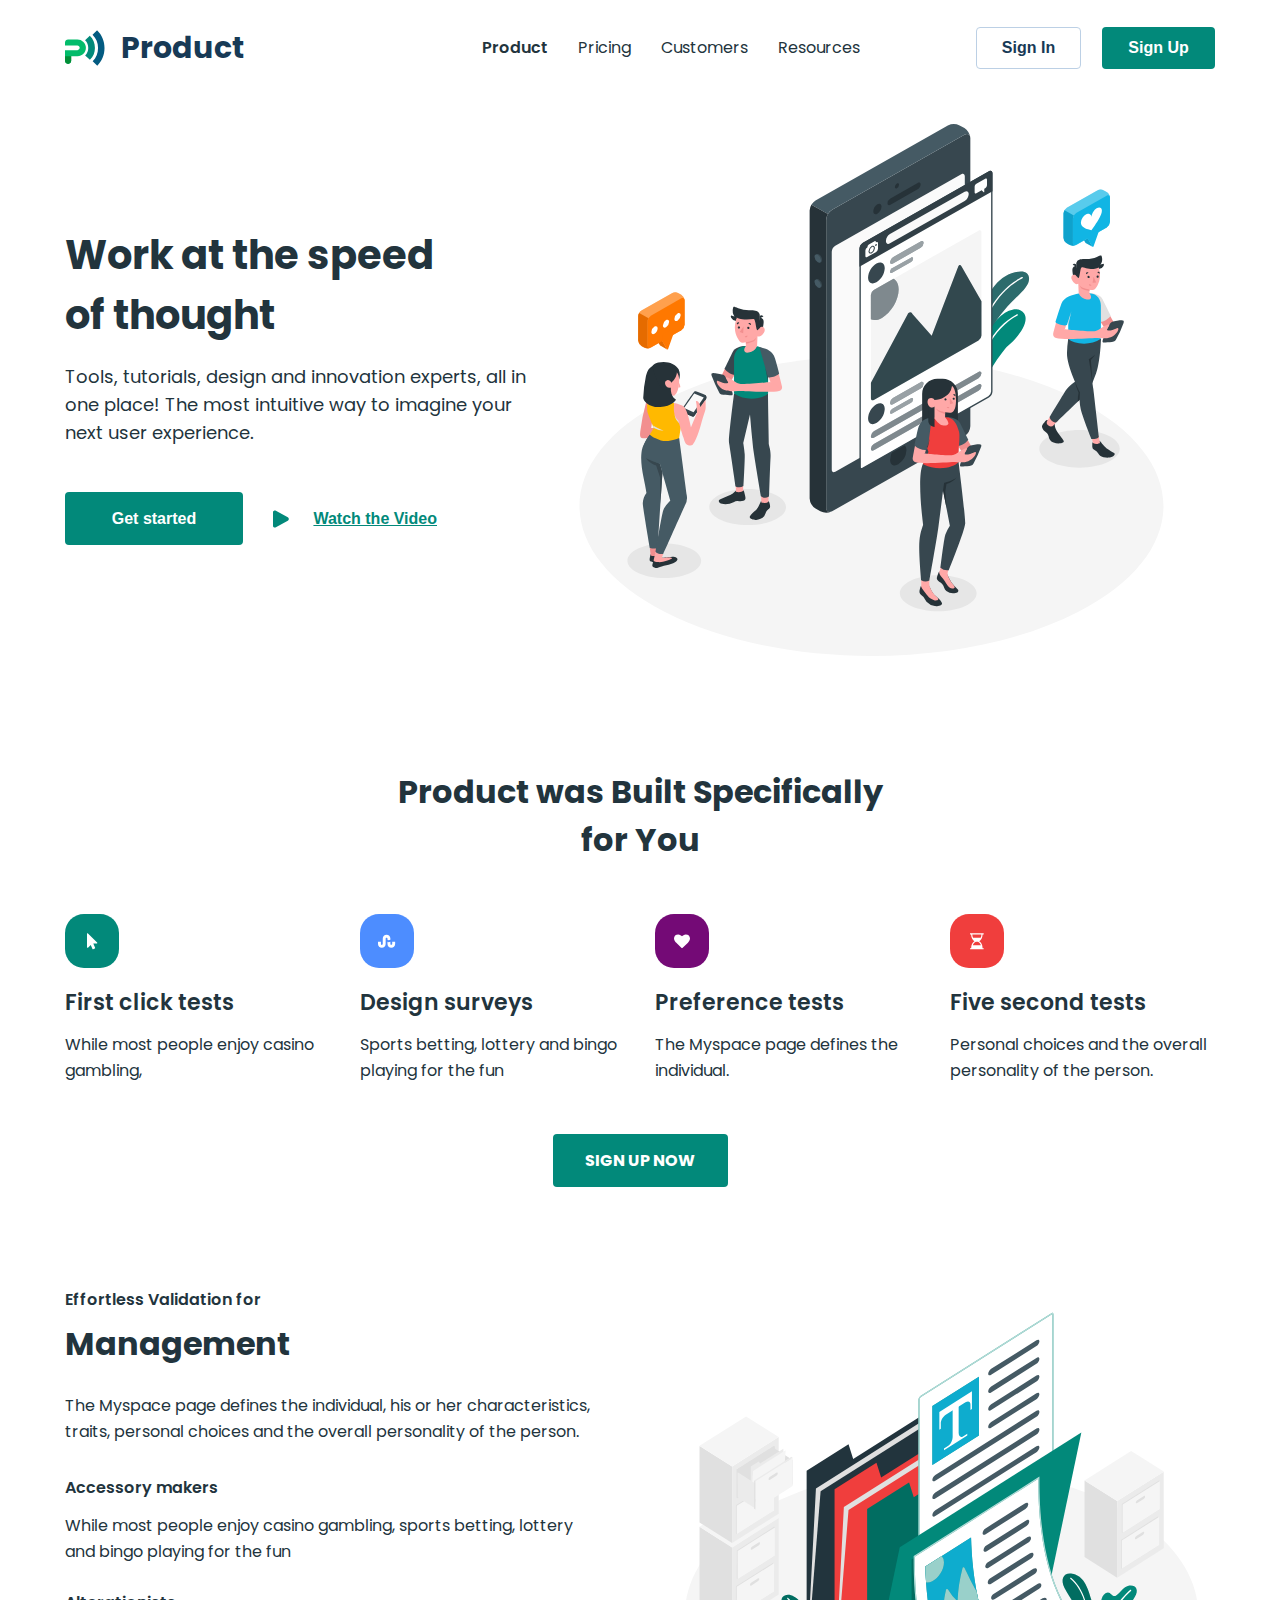
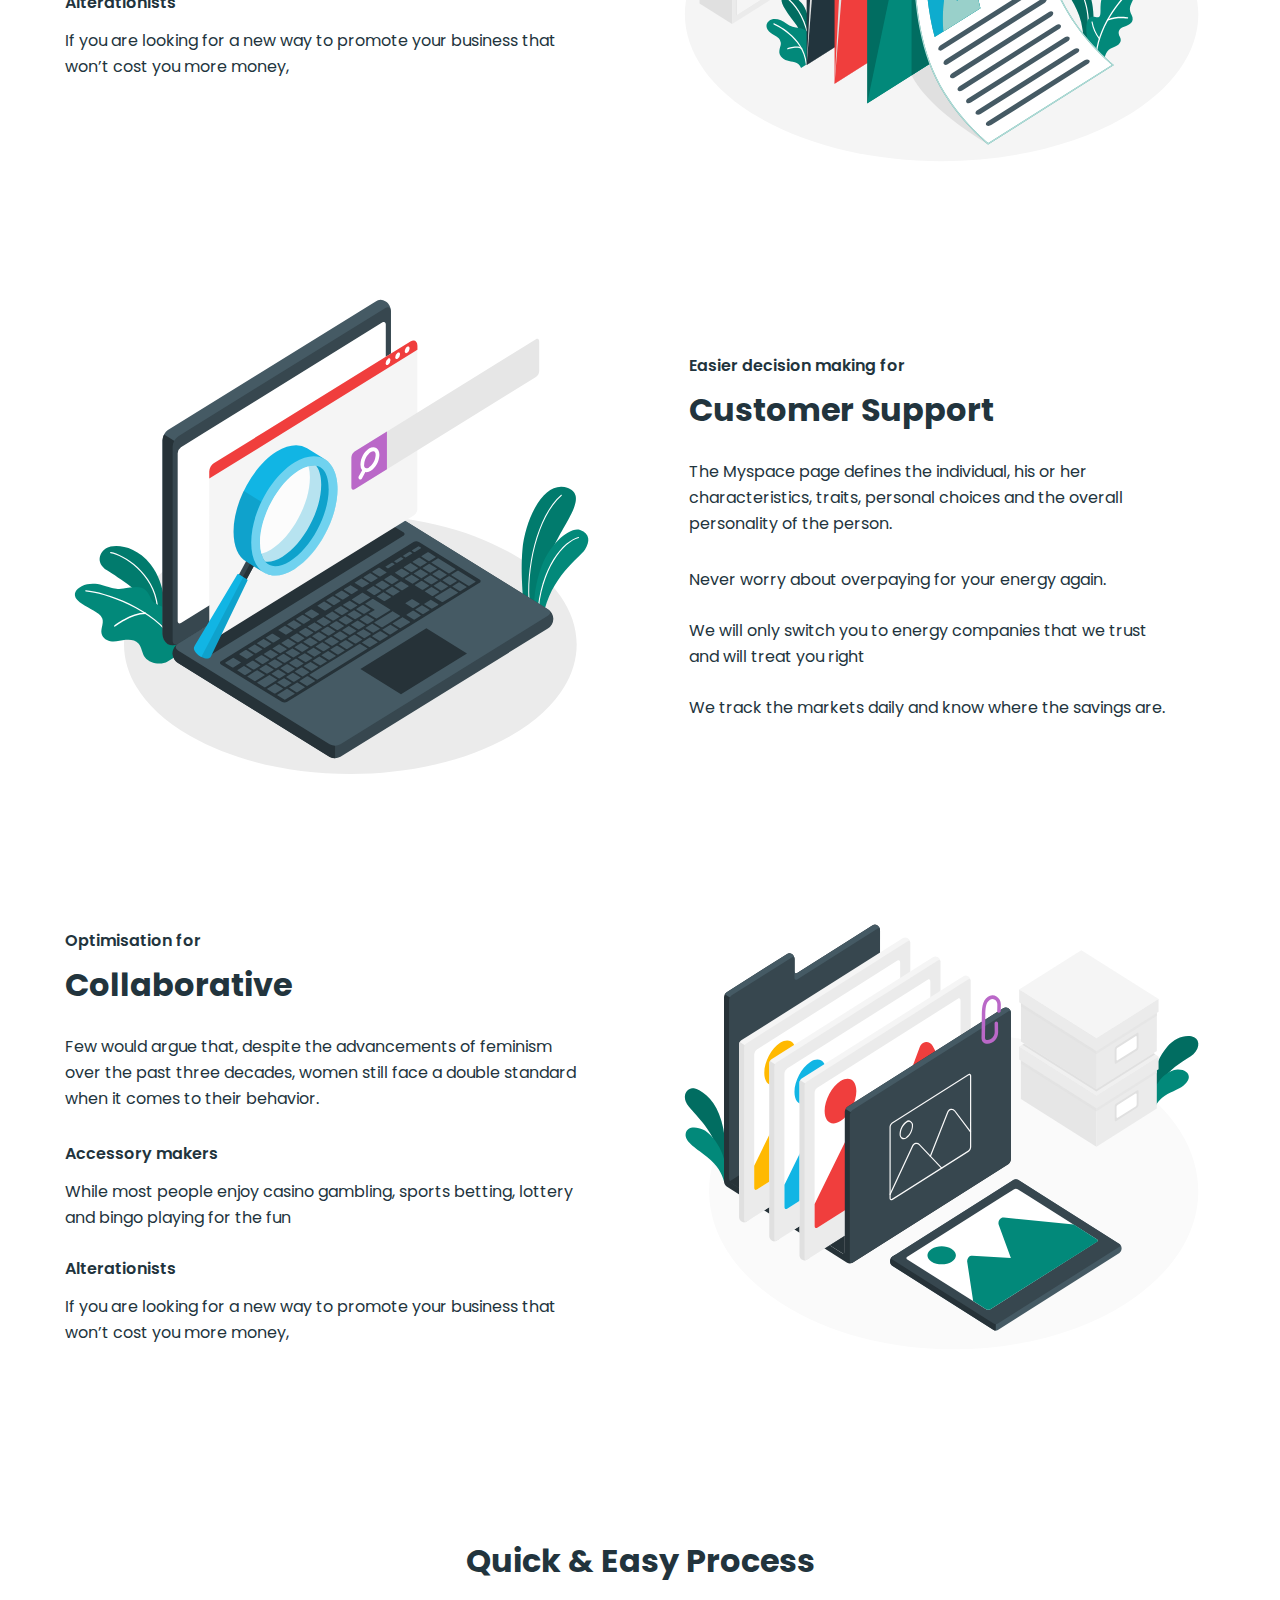
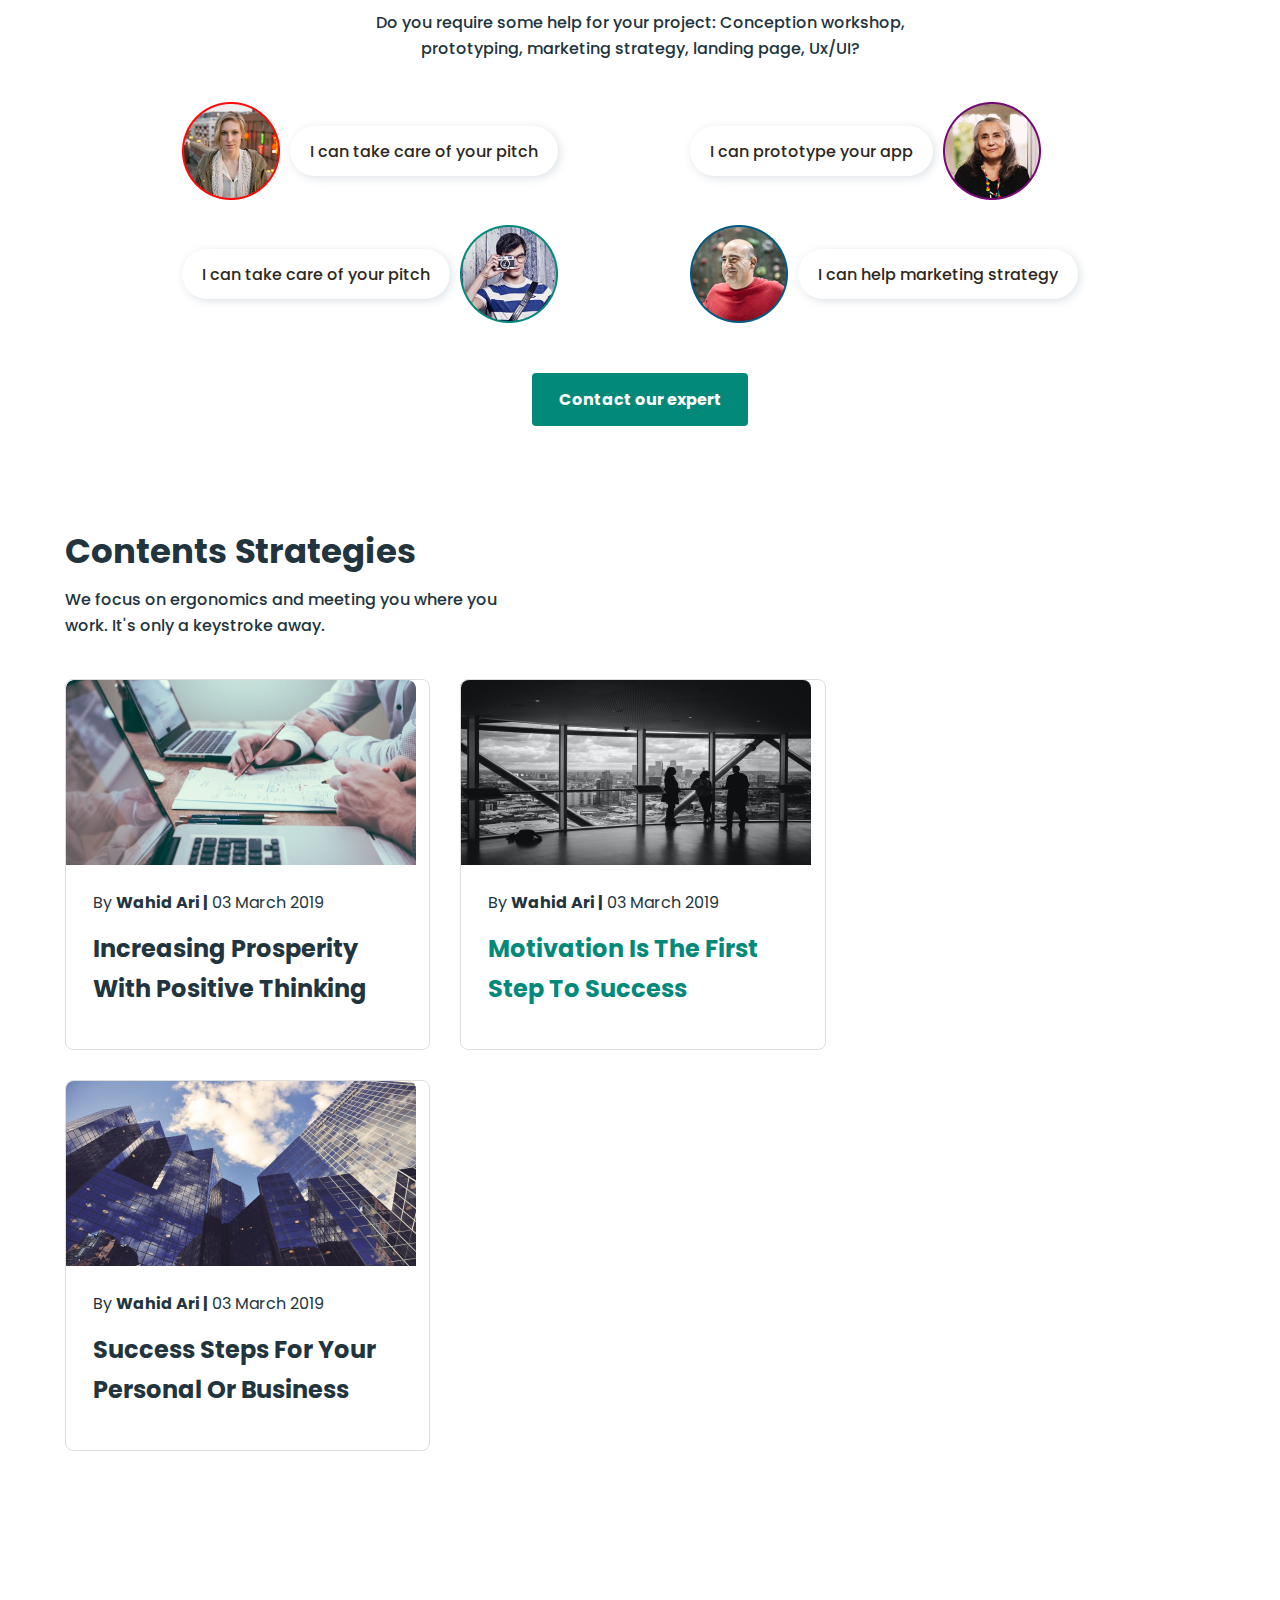
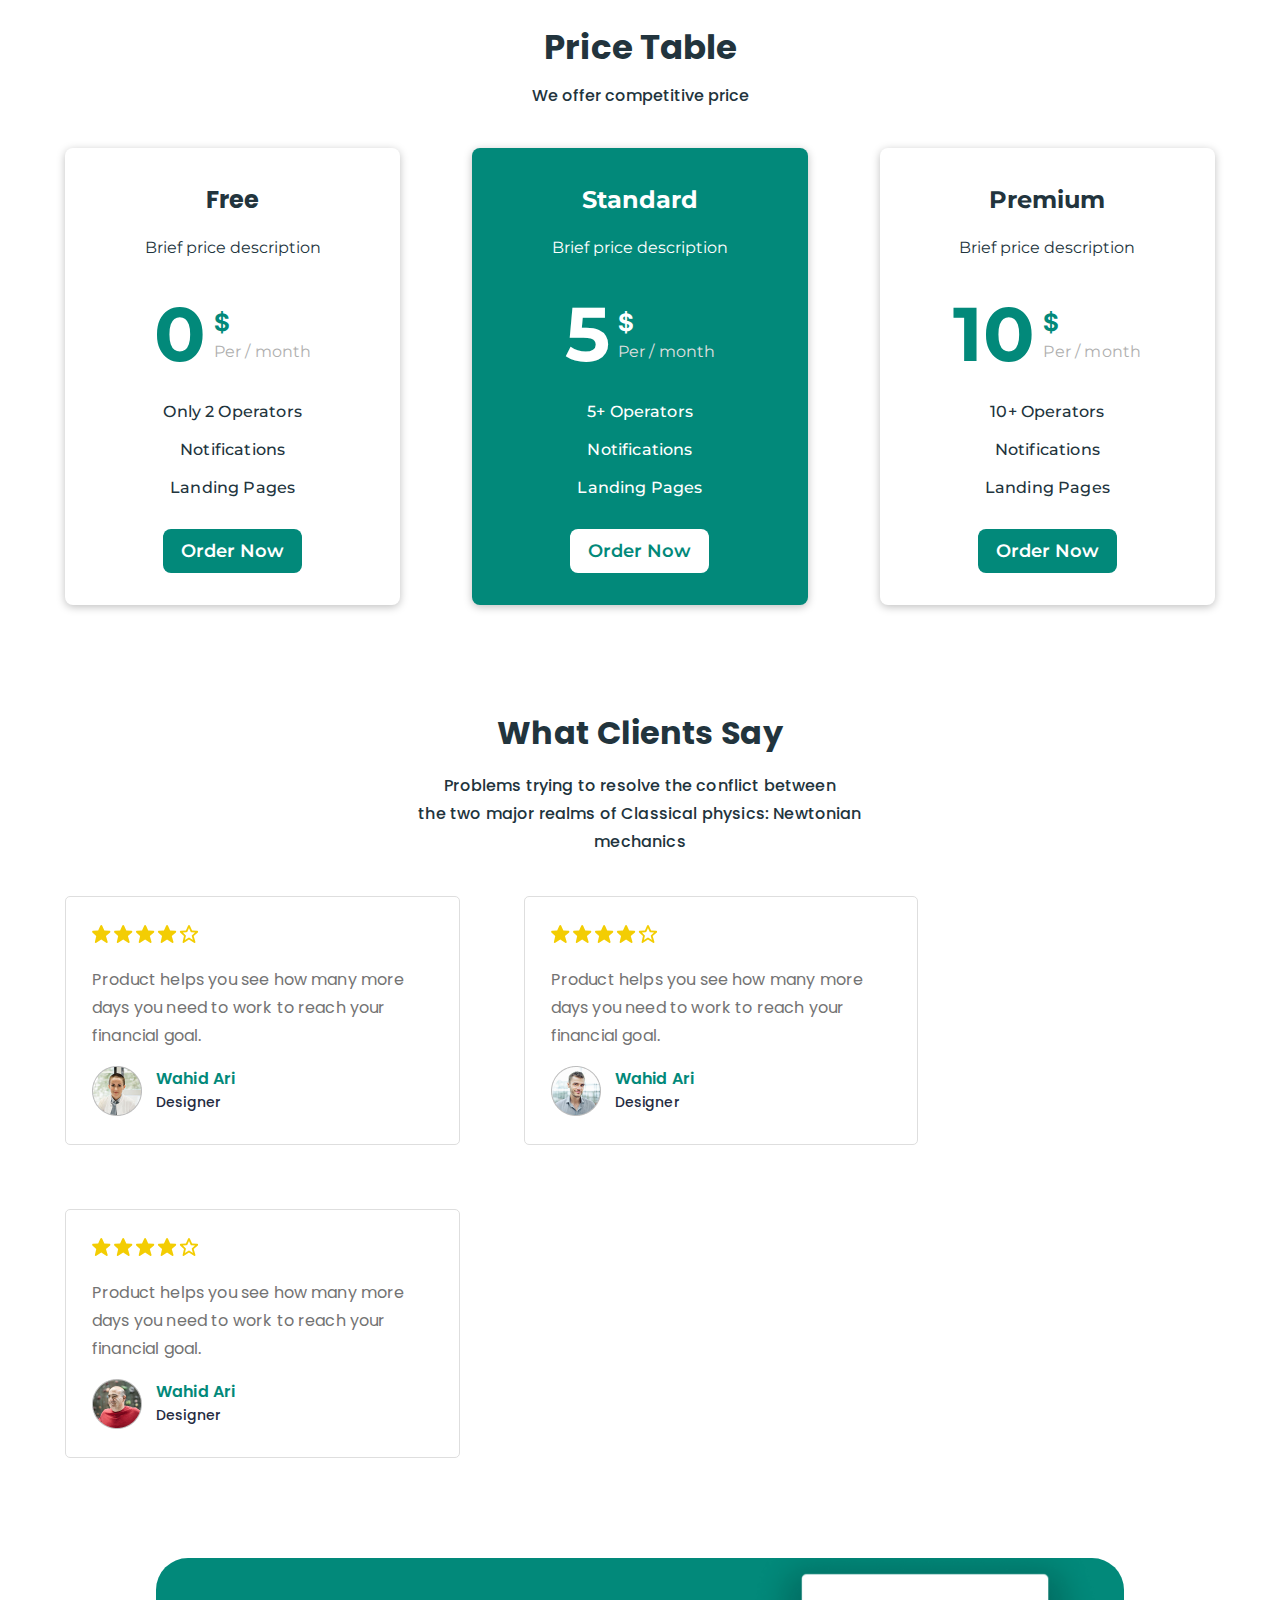
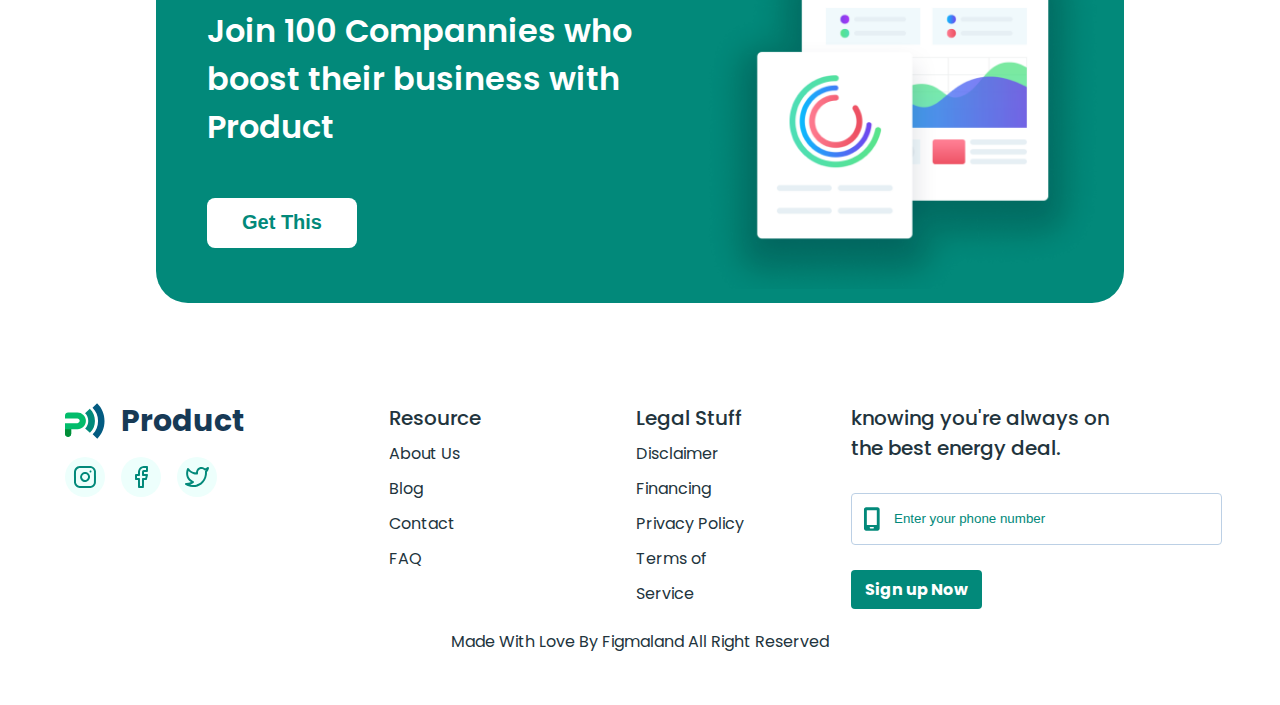
<file: index.html>
<!DOCTYPE html>
<html lang="en">
  <head>
    <meta charset="UTF-8" />
    <meta name="viewport" content="width=device-width, initial-scale=1.0" />
    <title>Business promotion</title>
    <link
      rel="stylesheet"
      href="https://cdnjs.cloudflare.com/ajax/libs/modern-normalize/3.0.1/modern-normalize.min.css"
      integrity="sha512-q6WgHqiHlKyOqslT/lgBgodhd03Wp4BEqKeW6nNtlOY4quzyG3VoQKFrieaCeSnuVseNKRGpGeDU3qPmabCANg=="
      crossorigin="anonymous"
      referrerpolicy="no-referrer"
    />
    <link rel="preconnect" href="https://fonts.googleapis.com" />
    <link rel="preconnect" href="https://fonts.gstatic.com" crossorigin />
    <link
      href="https://fonts.googleapis.com/css2?family=Inter:wght@500;700&family=Montserrat:wght@400;500;600;700&family=Poppins:wght@400;500;600;700;800&family=Roboto:wght@400;500;700;900&display=swap"
      rel="stylesheet"
    />
    <link rel="stylesheet" href="./CSS/styles.css" />
  </head>

  <body>
    <header class="site-header">
      <div class="container header-container-flex">
        <nav class="nav-header">
          <a class="nav-link-header-logo" href="./index.html">
            <svg class="logo-icon" width="40" height="36">
              <use href="./images/icons-blended.svg#icon-logo"></use>
            </svg>
            Product
          </a>
          <ul class="list-nav-header-page">
            <li class="list-item-header-page">
              <a class="link-header-page current-page" href="./index.html"
                >Product</a
              >
            </li>
            <li class="list-item-header-page">
              <a class="link-header-page" href="">Pricing</a>
            </li>
            <li class="list-item-header-page">
              <a class="link-header-page" href="./customer.html">Customers</a>
            </li>
            <li class="list-item-header-page">
              <a class="link-header-page" href="">Resources</a>
            </li>
          </ul>
        </nav>
        <ul class="list-button-header-page">
          <li class="list-item-button-header">
            <button class="button-header sign-in" type="button">Sign In</button>
          </li>
          <li class="list-item-button-header">
            <button class="button-header sign-up" type="button">Sign Up</button>
          </li>
        </ul>

        <button class="btn-burger">
          <svg class="icon-menu-burger" width="28" height="31">
            <use href="./images/icons-blended.svg#icon-menu-burger"></use>
          </svg>
        </button>
      </div>
    </header>

    <main>
      <!-- hero section  -->
      <section class="section-hero">
        <div class="container flex-hero">
          <div class="content-group-hero">
            <div class="text-group-hero">
              <h1 class="main-title-hero">
                Work at the speed <br />
                of thought
              </h1>
              <p class="text-hero">
                Tools, tutorials, design and innovation experts, all in one
                place! The most intuitive way to imagine your next user
                experience.
              </p>
            </div>
            <ul class="list-hero-button">
              <li class="item-hero-button">
                <button class="button-hero get-started" type="button">
                  Get started
                </button>
              </li>
              <li class="item-hero-button">
                <button class="button-hero watch-video" type="button">
                  <svg class="hero-icon-triangle" width="16" height="18">
                    <use
                      href="./images/icons-blended.svg#icon-triangle-play"
                    ></use>
                  </svg>
                  <span class="text-watch-button">Watch the Video</span>
                </button>
              </li>
            </ul>
          </div>
          <svg class="hero-image" width="610" height="555">
            <use href="./images/icons-blended.svg#icon-hero-img"></use>
          </svg>
        </div>
      </section>

      <!-- product section  -->
      <section class="section-product">
        <div class="container">
          <h2 class="title-product-section">
            Product was Built Specifically for You
          </h2>
          <ul class="list-product">
            <li class="item-product">
              <h3 class="subtitle-product">First click tests</h3>
              <p class="text-product">
                While most people enjoy casino gambling,
              </p>
            </li>
            <li class="item-product">
              <h3 class="subtitle-product">Design surveys</h3>
              <p class="text-product">
                Sports betting, lottery and bingo playing for the fun
              </p>
            </li>
            <li class="item-product">
              <h3 class="subtitle-product">Preference tests</h3>
              <p class="text-product">
                The Myspace page defines the individual.
              </p>
            </li>
            <li class="item-product">
              <h3 class="subtitle-product">Five second tests</h3>
              <p class="text-product">
                Personal choices and the overall personality of the person.
              </p>
            </li>
          </ul>
          <button class="button-product" type="button">sign up now</button>
        </div>
      </section>

      <!-- services section  -->

      <section class="section-services">
        <div class="container">
          <h2 class="visually-hidden">Services</h2>
          <ul class="list-services">
            <li class="item-services">
              <div class="container-content">
                <p class="title-services-first">Effortless Validation for</p>
                <h3 class="title-services-second">Management</h3>
                <p class="description-text-section">
                  The Myspace page defines the individual, his or her
                  characteristics, traits, personal choices and the overall
                  personality of the person.
                </p>
                <ul class="sublist-secrvices">
                  <li class="sublist-secrvices-item">
                    <h4 class="secrvices-item-odd-title">Accessory makers</h4>
                    <p class="text-services-item">
                      While most people enjoy casino gambling, sports betting,
                      lottery and bingo playing for the fun
                    </p>
                  </li>
                  <li class="sublist-secrvices-item">
                    <h4 class="secrvices-item-odd-title">Alterationists</h4>
                    <p class="text-services-item">
                      If you are looking for a new way to promote your business
                      that won’t cost you more money,
                    </p>
                  </li>
                </ul>
              </div>
              <svg class="icon-services" width="540" height="500">
                <use
                  href="./images/icons-blended.svg#icon-management-img"
                ></use>
              </svg>
            </li>

            <li class="item-services">
              <svg class="icon-services" width="540" height="500">
                <use href="./images/icons-blended.svg#icon-support-img"></use>
              </svg>
              <div class="container-content">
                <p class="title-services-first">Easier decision making for</p>
                <h3 class="title-services-second">Customer Support</h3>
                <p class="description-text-section">
                  The Myspace page defines the individual, his or her
                  characteristics, traits, personal choices and the overall
                  personality of the person.
                </p>
                <ul class="sublist-secrvices">
                  <li class="sublist-secrvices-item">
                    <p class="text-services-item text-services-before">
                      Never worry about overpaying for your energy again.
                    </p>
                  </li>
                  <li class="sublist-secrvices-item">
                    <p class="text-services-item text-services-before">
                      We will only switch you to energy companies that we trust
                      and will treat you right
                    </p>
                  </li>
                  <li class="sublist-secrvices-item">
                    <p class="text-services-item text-services-before">
                      We track the markets daily and know where the savings are.
                    </p>
                  </li>
                </ul>
              </div>
            </li>

            <li class="item-services">
              <div class="container-content">
                <p class="title-services-first">Optimisation for</p>
                <h3 class="title-services-second">Collaborative</h3>
                <p class="description-text-section">
                  Few would argue that, despite the advancements of feminism
                  over the past three decades, women still face a double
                  standard when it comes to their behavior.
                </p>
                <ul class="sublist-secrvices">
                  <li class="sublist-secrvices-item">
                    <h4 class="secrvices-item-odd-title">Accessory makers</h4>
                    <p class="text-services-item">
                      While most people enjoy casino gambling, sports betting,
                      lottery and bingo playing for the fun
                    </p>
                  </li>
                  <li class="sublist-secrvices-item">
                    <h4 class="secrvices-item-odd-title">Alterationists</h4>
                    <p class="text-services-item">
                      If you are looking for a new way to promote your business
                      that won’t cost you more money,
                    </p>
                  </li>
                </ul>
              </div>
              <svg class="icon-services" width="540" height="500">
                <use
                  href="./images/icons-blended.svg#icon-collaboration-img-1"
                ></use>
              </svg>
            </li>
          </ul>
        </div>
      </section>

      <!-- section-contact -->
      <section class="section-contact">
        <div class="container">
          <div class="container-content-section">
            <h2 class="contact-section-title">Quick & Easy Process</h2>
            <p class="text-description-contact">
              Do you require some help for your project: Conception workshop,
              prototyping, marketing strategy, landing page, Ux/UI?
            </p>
            <ul class="list-contact">
              <li class="item-contact">
                <img
                  class="image-contact"
                  srcset="
                    ./images/avatar-4@1x.png 1x,
                    ./images/avatar-4@2x.png 2x
                  "
                  src="./images/avatar-4@1x.png"
                  alt="avatar-4"
                  width="98"
                  height="98"
                />
                <p class="text-person-contact">I can take care of your pitch</p>
              </li>
              <li class="item-contact">
                <p class="text-person-contact">I can prototype your app</p>
                <img
                  class="image-contact"
                  srcset="
                    ./images/avatar-1@1x.png 1x,
                    ./images/avatar-1@2x.png 2x
                  "
                  src="./images/avatar-1@1x.png"
                  alt="avatar-1"
                  width="98"
                  height="98"
                />
              </li>
              <li class="item-contact">
                <p class="text-person-contact">I can take care of your pitch</p>
                <img
                  class="image-contact"
                  srcset="
                    ./images/avatar-2@1x.png 1x,
                    ./images/avatar-2@2x.png 2x
                  "
                  src="./images/avatar-2@1x.png"
                  alt="avatar-2"
                  width="98"
                  height="98"
                />
              </li>
              <li class="item-contact">
                <img
                  class="image-contact"
                  srcset="
                    ./images/avatar-3@1x.png 1x,
                    ./images/avatar-3@2x.png 2x
                  "
                  src="./images/avatar-3@1x.png"
                  alt="avatar-3"
                  width="98"
                  height="98"
                />
                <p class="text-person-contact">I can help marketing strategy</p>
              </li>
            </ul>
            <button class="contact-button" type="button">
              Contact our expert
            </button>
          </div>
        </div>
      </section>

      <!-- section-strategies -->

      <section class="section-strategies">
        <div class="container">
          <h2 class="title-strategies">Contents Strategies</h2>
          <p class="subtitle-strategies">
            We focus on ergonomics and meeting you where you work. It's only a
            keystroke away.
          </p>
          <ul class="list-strategies">
            <li class="item-strategies">
              <img
                class="image-strategies"
                srcset="
                  ./images/stratage-image-1@1x.png 1x,
                  ./images/stratage-image-1@2x.png 2x
                "
                src="./images/stratage-image-1@1x.png"
                alt="stratage-image-1"
                width="350"
                height="185"
              />
              <div class="container-description-text-item">
                <p class="name-item-strategies">
                  By
                  <span class="name-strategies-bold-style">Wahid Ari |</span> 03
                  March 2019
                </p>
                <h3 class="text-item-strategies">
                  Increasing Prosperity With Positive Thinking
                </h3>
              </div>
            </li>
            <li class="item-strategies">
              <img
                class="image-strategies"
                srcset="
                  ./images/stratage-image-2@1x.png 1x,
                  ./images/stratage-image-2@2x.png 2x
                "
                src="./images/stratage-image-2@1x.png"
                alt="stratage-image-2"
                width="350"
                height="185"
              />
              <div class="container-description-text-item">
                <p class="name-item-strategies">
                  By
                  <span class="name-strategies-bold-style">Wahid Ari |</span> 03
                  March 2019
                </p>
                <h3 class="text-item-strategies">
                  Motivation Is The First Step To Success
                </h3>
              </div>
            </li>
            <li class="item-strategies">
              <img
                class="image-strategies"
                srcset="
                  ./images/stratage-image-3@1x.png 1x,
                  ./images/stratage-image-3@2x.png 2x
                "
                src="./images/stratage-image-3@1x.png"
                alt="stratage-image-3"
                width="350"
                height="185"
              />
              <div class="container-description-text-item">
                <p class="name-item-strategies">
                  By
                  <span class="name-strategies-bold-style">Wahid Ari |</span> 03
                  March 2019
                </p>
                <h3 class="text-item-strategies">
                  Success Steps For Your Personal Or Business
                </h3>
              </div>
            </li>
          </ul>
        </div>
      </section>

      <!-- section-price-table -->

      <section class="section-price-table">
        <div class="container">
          <h2 class="title-price-table">Price Table</h2>
          <p class="text-subtitle-list">We offer competitive price</p>
          <ul class="list-price">
            <li class="item-list-price">
              <h3 class="name-option-pack">Free</h3>
              <p class="text-description-price">Brief price description</p>
              <div class="container-month-price">
                <span class="price-number">0</span>
                <div class="group-elements-price">
                  <span class="price-currency">$</span>
                  <span class="price-period">Per / month</span>
                </div>
              </div>
              <ul class="list-include-option">
                <li class="item-include-option">Only 2 Operators</li>
                <li class="item-include-option">Notifications</li>
                <li class="item-include-option">Landing Pages</li>
              </ul>
              <button class="button-order-pack" type="button">Order Now</button>
            </li>
            <li class="item-list-price">
              <h3 class="name-option-pack">Standard</h3>
              <p class="text-description-price">Brief price description</p>
              <div class="container-month-price">
                <span class="price-number">5</span>
                <div class="group-elements-price">
                  <span class="price-currency">$</span>
                  <span class="price-period">Per / month</span>
                </div>
              </div>
              <ul class="list-include-option">
                <li class="item-include-option">5+ Operators</li>
                <li class="item-include-option">Notifications</li>
                <li class="item-include-option">Landing Pages</li>
              </ul>
              <button class="button-order-pack" type="button">Order Now</button>
            </li>
            <li class="item-list-price">
              <h3 class="name-option-pack">Premium</h3>
              <p class="text-description-price">Brief price description</p>
              <div class="container-month-price">
                <span class="price-number">10</span>
                <div class="group-elements-price">
                  <span class="price-currency">$</span>
                  <span class="price-period">Per / month</span>
                </div>
              </div>
              <ul class="list-include-option">
                <li class="item-include-option">10+ Operators</li>
                <li class="item-include-option">Notifications</li>
                <li class="item-include-option">Landing Pages</li>
              </ul>
              <button class="button-order-pack" type="button">Order Now</button>
            </li>
          </ul>
        </div>
      </section>

      <!-- section-"What clients say" -->

      <section class="section-clients">
        <div class="container">
          <h2 class="title-section-clients">What Clients Say</h2>
          <p class="subtitle-section-clients">
            <span class="wrapper-line-clients"
              >Problems trying to resolve the conflict between
            </span>
            the two major realms of Classical physics: Newtonian mechanics
          </p>
          <ul class="list-clients">
            <li class="item-clients">
              <svg class="image-grade" width="106" height="18">
                <use
                  href="./images/icons-blended.svg#icon-assessment-stars"
                ></use>
              </svg>
              <p class="text-clients">
                Product helps you see how many more days you need to work to
                reach your financial goal.
              </p>
              <div class="group-client-info">
                <img
                  class="image-clients"
                  srcset="
                    ./images/Ellipse-1@1x.png 1x,
                    ./images/Ellipse-1@2x.png 2x
                  "
                  src="./images/Ellipse-1@1x.png"
                  alt="Clients"
                  width="50"
                  height="50"
                />
                <div class="group-desc-client">
                  <h3 class="name-clients">Wahid Ari</h3>
                  <p class="job-title">Designer</p>
                </div>
              </div>
            </li>
            <li class="item-clients">
              <svg class="image-grade" width="106" height="18">
                <use
                  href="./images/icons-blended.svg#icon-assessment-stars"
                ></use>
              </svg>
              <p class="text-clients">
                Product helps you see how many more days you need to work to
                reach your financial goal.
              </p>
              <div class="group-client-info">
                <img
                  class="image-clients"
                  srcset="
                    ./images/Ellipse-2@1x.png 1x,
                    ./images/Ellipse-2@2x.png 2x
                  "
                  src="./images/Ellipse-2@1x.png"
                  alt="Clients"
                  width="50"
                  height="50"
                />
                <div class="group-desc-client">
                  <h3 class="name-clients">Wahid Ari</h3>
                  <p class="job-title">Designer</p>
                </div>
              </div>
            </li>
            <li class="item-clients">
              <svg class="image-grade" width="106" height="18">
                <use
                  href="./images/icons-blended.svg#icon-assessment-stars"
                ></use>
              </svg>
              <p class="text-clients">
                Product helps you see how many more days you need to work to
                reach your financial goal.
              </p>
              <div class="group-client-info">
                <img
                  class="image-clients"
                  srcset="
                    ./images/Ellipse-3@1x.png 1x,
                    ./images/Ellipse-3@2x.png 2x
                  "
                  src="./images/Ellipse-3@1x.png"
                  alt="Clients"
                  width="50"
                  height="50"
                />
                <div class="group-desc-client">
                  <h3 class="name-clients">Wahid Ari</h3>
                  <p class="job-title">Designer</p>
                </div>
              </div>
            </li>
          </ul>
        </div>
      </section>

      <!-- section-promo  -->

      <section class="section-promo">
        <div class="container promo-container">
          <div class="container-promo">
            <h2 class="title-promo visually-hidden">Promo</h2>
            <div class="group-content-promo">
              <h3 class="text-promo">
                Join 100 Compannies who boost their business with Product
              </h3>
              <button class="btn-promo" type="button">Get This</button>
            </div>
            <img
              class="image-promo"
              srcset="./images/graphics@1x.png 1x, ./images/graphics@2x.png 2x"
              src="./images/graphics@1x.png 1x"
              alt="Graphics"
              width="351"
              height="331"
            />
          </div>
        </div>
      </section>

      <!-- section-footer -->

      <footer class="footer">
        <section class="section-footer">
          <div class="container footer-container">
            <div class="logo-container">
              <a
                class="nav-link-header-logo link-footer-logo"
                href="./index.html"
              >
                <svg class="logo-icon logo-footer-icon" width="40" height="36">
                  <use href="./images/icons-blended.svg#icon-logo"></use>
                </svg>
                Product
              </a>
              <ul class="list-social-icons-footer">
                <li class="item-social-footer">
                  <a class="link-footer-icon-social" href="">
                    <svg class="icon-footer-social" width="24" height="24">
                      <use
                        href="./images/icons-blended.svg#icon-instagram"
                      ></use>
                    </svg>
                  </a>
                </li>
                <li class="item-social-footer">
                  <a class="link-footer-icon-social" href="">
                    <svg class="icon-footer-social" width="24" height="24">
                      <use
                        href="./images/icons-blended.svg#icon-facebook"
                      ></use>
                    </svg>
                  </a>
                </li>
                <li class="item-social-footer">
                  <a class="link-footer-icon-social" href="">
                    <svg class="icon-footer-social" width="24" height="24">
                      <use href="./images/icons-blended.svg#icon-twitter"></use>
                    </svg>
                  </a>
                </li>
              </ul>
            </div>
            <div class="container-resource">
              <h3 class="title-footer-container">Resource</h3>
              <ul class="list-resource-footer">
                <li class="item-resource-footer">About Us</li>
                <li class="item-resource-footer">Blog</li>
                <li class="item-resource-footer">Contact</li>
                <li class="item-resource-footer">FAQ</li>
              </ul>
            </div>
            <div class="container-stuff-footer">
              <h3 class="title-footer-container">Legal Stuff</h3>
              <ul class="list-stuff-footer">
                <li class="item-stuff-footer">Disclaimer</li>
                <li class="item-stuff-footer">Financing</li>
                <li class="item-stuff-footer">Privacy Policy</li>
                <li class="item-stuff-footer">Terms of Service</li>
              </ul>
            </div>
            <div class="container-input-footer">
              <h3 class="title-footer-container title-footer-form">
                knowing you're always on the best energy deal.
              </h3>
              <form class="form-footer">
                <label class="label-form-footer">
                  <input
                    class="input-form-footer"
                    name="user-phone"
                    id="user-phone"
                    placeholder="Enter your phone number"
                  />
                  <svg class="icon-mobile-footer-input" width="18" height="28">
                    <use
                      href="./images/icons-blended.svg#icon-mobile-screen"
                    ></use>
                  </svg>
                </label>
                <button class="btn-form-footer-submit" type="submit">
                  Sign up Now
                </button>
              </form>
            </div>
          </div>
          <p class="text-footer-note">
            Made With Love By Figmaland All Right Reserved
          </p>
        </section>
      </footer>
    </main>
  </body>
</html>
</file>
<file: CSS/styles.css>
.hidden {
    display: none;
}

body {
    font-family: "Poppins", sans-serif;
    color: #22343d;
    background-color: #fff;
}

a {
    text-decoration: none;
}

ul,
ol {
    list-style-type: none;
    margin: 0;
    padding-left: 0;
}

h1,
h2,
h3,
h4,
h5,
h6,
p {
    margin: 0;
    padding: 0;
}

img {
    display: block;
    max-width: 100%;
    height: auto;
    object-fit: cover;
}

.visually-hidden {
    position: absolute;
    width: 1px;
    height: 1px;
    margin: -1px;
    border: 0;
    padding: 0;
    white-space: nowrap;
    clip-path: inset(100%);
    clip: rect(0 0 0 0);
    overflow: hidden;
}

/* COMMON */

.container {
    max-width: 411px;
    margin: 0 auto;
    padding: 0 31px;
}

@media screen and (min-width: 1150px) {
    .container {
            max-width: 1150px;
            margin: 0 auto;
            padding: 0 20px;
        }
}

/* HEADER */

.site-header {
    padding: 21px 0;
}

.header-container-flex {
    display: flex;
    align-items: center;
    justify-content: space-between;
}

.nav-link-header-logo {
    display: flex;
    align-items: center;
    font-weight: 700;
    font-size: 30px;
    line-height: 0.93;
    color: #173a56;
}

.logo-icon {
    margin-right: 8px;
}

.btn-burger {
    padding: 0;
    border: none;
    background-color: transparent;
}

.icon-menu-burger {
    display: block;
    fill: #173A56;
}

.list-nav-header-page {
    display: none;
}

.list-button-header-page {
    display: none;
}

@media screen and (min-width: 1150px) {
    .site-header {
            padding: 0;
    }

    .nav-header {
        display: flex;
    }

    .nav-link-header-logo {
        margin-right: 237px;
    }

    .logo-icon {
        margin-right: 16px;
    }

    .btn-burger {
        display: none;
    }

    .list-nav-header-page {
        display: flex;
        margin-right: 73px;
        gap: 30px;
    }

    .link-header-page {
        display: block;
        padding: 26px 0;
        line-height: 1.75;
        color: #22343d;
    }

    .link-header-page.current-page {
        font-weight: 600;
    }

    .list-button-header-page {
        display: flex;
        align-items: center;
        gap: 21px;
    }

    .button-header.sign-in {
        width: 105px;
        height: 42px;
        background-color: transparent;
        font-weight: 600;
        font-size: 16px;
        color: #173a56;
        border: 1px solid #bcd0e5;
        border-radius: 4px;
    }

    .button-header.sign-up {
        width: 113px;
        height: 42px;
        background-color: transparent;
        font-weight: 600;
        font-size: 16px;
        color: #fff;
        border-radius: 4px;
        background-color: #02897a;
        border: none;
    }
}

/* SECTION-HERO */

.section-hero {
    padding-top: 29px;
    padding-bottom: 100px;
}

.flex-hero {
    display: flex;
    flex-wrap: wrap;
    justify-content: center;
    gap: 10.73px;
}

.content-group-hero {
    text-align: center;
    order: 1;
}

.hero-image {
   height: auto; 
}

.text-group-hero {
    margin-bottom: 23px;
}

.main-title-hero {
    font-size: 36px;
    line-height: 1.67;
    color: #22343d;
    margin-bottom: 16px;
}

.text-hero {
    font-size: 18px;
    line-height: 1.56;
    color: #22343d;
    width: 326px;
}

.list-hero-button {
    display: flex;
    gap: 28px;
    justify-content: center;
    align-items: center;
}

.button-hero.get-started {
    border-radius: 4px;
    min-width: 142px;
    height: 53px;
    background-color: #02897a;
    font-weight: 700;
    font-size: 16px;
    color: #fff;
    border: none;
}

.button-hero.watch-video {
    min-width: 165px;
    display: flex;
    align-items: center;
    justify-content: space-between;
    height: 23px;
    padding: 0;
    background-color: transparent;
    font-weight: 600;
    font-size: 16px;
    text-decoration: underline;
    text-decoration-skip-ink: none;
    color: #02897a;
    border: none;
}

@media screen and (min-width: 1150px) {
    .section-hero {
        padding-top: 25px;
    }

    .flex-hero {
        justify-content: flex-start;
        gap: 0;
    }
    
    .content-group-hero {
        text-align: start;
        order: 0;
        width: 465px;
        height: 233px;
        margin-top: 112px;
        margin-bottom: 112px;
        margin-right: 35px;
    }

    .text-group-hero {
        margin-bottom: 45px;
    }

    .main-title-hero {
        font-size: 40px;
        line-height: 1.5;
        margin-right: 13px;
        margin-bottom: 18px;
    }

    .text-hero {
        width: auto;
    }

    .list-hero-button {
        gap: 30px;
        justify-content: flex-start;
    }

    .button-hero.get-started {
        min-width: 178px;
        height: 53px;
        background-color: #02897a;
        font-weight: 700;
        font-size: 16px;
        color: #fff;
        border: none;
    }
    
    .button-hero.watch-video {
        min-width: 164px;
        display: flex;
        align-items: center;
        justify-content: space-between;
        height: 23px;
        padding: 0;
        background-color: transparent;
        font-weight: 600;
        font-size: 16px;
        text-decoration: underline;
        text-decoration-skip-ink: none;
        color: #02897a;
        border: none;
    }
}

/* SECTION-PRODUCT */

.section-product {
    padding-bottom: 100px;
}

.title-product-section {
    text-align: center;
    font-size: 32px;
    color: #22343d;
    margin-bottom: 50px;
}

.list-product {
    text-align: center;
    display: flex;
    flex-wrap: wrap;
    gap: 32px;
    margin-bottom: 32px;
}

.item-product {
    margin: 0 auto;
}

.subtitle-product {
    font-weight: 600;
    font-size: 22px;
    color: #22343d;
    margin-bottom: 8px;
}

.text-product {
    font-weight: 400;
    font-size: 16px;
    line-height: 1.625;
    color: #22343d;
    width: 226px;
}

.button-product {
    display: block;
    font-family: inherit;
    font-weight: 700;
    font-size: 16px;
    color: #fff;
    border-radius: 4px;
    min-width: 175px;
    height: 53px;
    text-align: center;
    margin-left: auto;
    margin-right: auto;
    border: none;
    background-color: #02897a;
    text-transform: uppercase;
}

.subtitle-product::before {
    display: block;
    content: "";
    border-radius: 19px;
    width: 50px;
    height: 50px;
    background-repeat: no-repeat;
    background-position: center;
    margin-bottom: 24px;
    margin: 0 auto 24px;
    perspective: 400px;
    transition: transform 250ms cubic-bezier(0.445, 0.05, 0.55, 0.95);
}

.subtitle-product:hover::before {
    animation: product-icon-animate 3s linear infinite;
}

@keyframes product-icon-animate {
    0% {
        transform: rotate3d(0, 0, 1, 0deg) translateY(0);
    }

    50% {
        transform: rotate3d(0, 0, 1, 360deg) translateY(-20px);
    }

    100% {
        transform: rotate3d(0, 0, 1, 0deg) translateY(0);
    }
}

.item-product:nth-child(1) .subtitle-product::before {
    background-color: #02897a;
    background-image: url(../images/cursor.svg);
}

.item-product:nth-child(2) .subtitle-product::before {
    background-color: #4d8dff;
    background-image: url(../images/wave.svg);
}

.item-product:nth-child(3) .subtitle-product::before {
    background-color: #740a76;
    background-image: url(../images/heart.svg);
}

.item-product:nth-child(4) .subtitle-product::before {
    background-color: #f03e3d;
    background-image: url(../images/time.svg);
}

@media screen and (min-width: 1150px) {
    .title-product-section {
            max-width: 506px;
            margin: 0 auto;
            margin-bottom: 0;
        }
    
    .list-product {
        text-align: start;
        gap: 30px;
        margin: 50px 0;
    }

    .item-product {
        margin: 0;
        flex-basis: calc((100% - 90px) / 4);
    }

    .subtitle-product {
        margin-bottom: 13px;
    }

    .text-product {
        width: auto;
    }

    .subtitle-product::before {
        width: 54px;
        height: 54px;
        margin: 0;
        margin-bottom: 18px;
    }
}

/* SECTION-PRODUCT */

.section-services {
    padding-bottom: 141px;
}

.list-services {
    display: flex;
    flex-direction: column;
    gap: 100px;
}

.item-services {
    display: flex;
    flex-direction: column;
    gap: 50px;
}

.container-content {
    order: 1;
}

.icon-services {
    width: auto;
    height: auto;
} 

.title-services-first {
    font-weight: 600;
    font-size: 16px;
    color: #22343d;
    margin-bottom: 8px;
}

.title-services-second {
    font-weight: 700;
    font-size: 32px;
    color: #22343d;
    margin-bottom: 16px;
}

.description-text-section {
    line-height: 1.62;
    color: #22343d;
    margin-bottom: 16px;
    transition: all 0.3s ease-in-out;
}

.sublist-secrvices {
    display: flex;
    flex-direction: column;
    gap: 16px;
}

.secrvices-item-odd-title {
    font-weight: 600;
    font-size: 16px;
    line-height: 1.62;
    color: #22343d;
    margin-bottom: 12px;
}

.text-services-item {
    line-height: 1.625;
    color: #22343d;
}

.sublist-secrvices-item {
    position: relative;
}

.text-services-before::before {
    content: "";
    position: absolute;
    border: 2.92px solid #fff;
    border-radius: 14px;
    width: 35px;
    height: 35px;
    background-color: #f90;
    left: 0;
    top: 50%;
    transform: translateY(-50%);
    background-image: url(../images/path.svg);
    background-repeat: no-repeat;
    background-position: center;
    visibility: hidden;
    perspective: 400px;
    transition: visibility 250ms cubic-bezier(0.445, 0.05, 0.55, 0.95),
    transform 250ms cubic-bezier(0.445, 0.05, 0.55, 0.95);
}

.sublist-secrvices-item:hover .text-services-before::before {
    visibility: visible;
    animation: megaAppear 3s ease-in-out forwards;
}

.text-services-before {
    transition: padding-left 250ms cubic-bezier(0.445, 0.05, 0.55, 0.95);
}

.text-services-before:hover {
    padding-left: 65px;
}

@keyframes megaAppear {
    0% {
        opacity: 0;
        transform: translateY(-50%) scale(0.2) rotate3d(1, 1, 0, 120deg);
    }

    30% {
        opacity: 1;
        transform: translateY(-50%) scale(1) rotate3d(1, 1, 0, 0deg);
    }

    50% {
        transform: translateY(-50%) scale(1.1) rotate3d(1, 1, 0, -10deg);
    }

    70% {
        transform: translateY(-50%) scale(1.2) rotate3d(1, 1, 0, 10deg);
    }

    100% {
        transform: translateY(-50%) scale(1) rotate3d(1, 1, 0, -10deg);
    }
}

@media screen and (min-width: 1150px) {
.section-services {
        padding-bottom: 150px;
    }

    .item-services {
        display: flex;
        flex-direction: row;
        gap: 84px;
    }

    .container-content {
        margin-top: auto;
        margin-bottom: auto;
        order: 0;
    }

    .item-services:nth-child(1) .container-content {
        margin: 0;
    }

    .item-services:nth-child(2) .container-content {
        margin-right: 35px;
    }

    .icon-services {
        flex-shrink: 0;
    }

    .title-services-second {
        margin-bottom: 25px;
    }

    .description-text-section {
        margin-bottom: 30px;
    }

    .sublist-secrvices {
        gap: 25px;
    }
}

/* SECTION-CONTACT */

.section-contact {
    padding-bottom: 100px;
}

.contact-section-title {
    font-size: 32px;
    text-align: center;
    color: #22343d;
    margin-bottom: 8px;
}

.text-description-contact {
    font-weight: 500;
    font-size: 16px;
    line-height: 1.625;
    text-align: center;
    margin: 0 auto;
    color: #22343d;
    max-width: 542px;
    margin-bottom: 40px;
}

.list-contact {
    display: flex;
    flex-wrap: wrap;
    row-gap: 32px;
    margin-bottom: 32px;
}

.item-contact {
    display: flex;
    gap: 14px;
}

.text-person-contact {
    display: flex;
    align-items: center;
    text-align: center;
    font-weight: 500;
    font-size: 16px;
    color: #2f281e;
    width: auto;
    height: 70px;
    padding: 0 24px;
    margin: auto 0;
    border-radius: 30px;
    box-shadow: 2px 2px 10px 0 rgba(23, 58, 86, 0.15);
}

.contact-button {
    display: block;
    font-family: inherit;
    border-radius: 4px;
    min-width: 216px;
    height: 53px;
    background-color: #02897a;
    font-weight: 700;
    font-size: 16px;
    color: #fff;
    text-align: center;
    margin: 0 auto;
    border: none;
}

@media screen and (min-width: 1150px) {
    .container-content-section {
            max-width: 916px;
            margin: 0 auto;
    }

    .contact-section-title {
        margin-bottom: 25px;
    }

    .list-contact {
        row-gap: 25px;
        column-gap: 100px;
        margin-bottom: 50px;
    }

    .item-contact {
        flex-basis: calc((100% - 100px) / 2);
        gap: 10px;
    }

    .text-person-contact {
        height: 50px;
        padding: 0 20px;
    }

}

/* SECTION STRATEGIES */

.section-strategies {
    padding-bottom: 61px;
}

.title-strategies {
    font-size: 34px;
    margin-bottom: 8px;
}

.subtitle-strategies {
    font-weight: 500;
    font-size: 16px;
    line-height: 1.625;
    text-align: center;
    margin-bottom: 40px;
}

.list-strategies {
    display: flex;
    flex-wrap: wrap;
    gap: 16px;
}

.item-strategies {
    border-radius: 8px;
}

.container-description-text-item {
    padding-top: 24px;
    padding-bottom: 40px;
}

.image-strategies {
    border-radius: 8px 8px 0 0;
}

.name-item-strategies {
    line-height: 1.75;
    margin-bottom: 12px;
}

.name-strategies-bold-style {
    font-weight: 700;
}

.text-item-strategies {
    font-weight: 700;
    font-size: 24px;
    line-height: 1.67;
    width: 294px;
}

.item-strategies:nth-child(2) .text-item-strategies {
    color: #02897a;
}

@media screen and (min-width: 1150px) {
    .section-strategies {
            padding-bottom: 171px;
        }
    
        .title-strategies {
            margin-bottom: 10px;
        }
    
        .subtitle-strategies {
            width: 465px;
            text-align: start;
        }
    
        .list-strategies {
            display: flex;
            flex-wrap: wrap;
            gap: 30px;
        }
    
        .item-strategies {
            flex-basis: calc((100% - 60px) / 3);
            border: 1px solid #dedede;
        }
    
        .container-description-text-item {
            padding: 24px 27px 40px 27px;
        }

        .text-item-strategies {
            width: auto;
        }
}

/* SECTION PRICE */

.section-price-table {
    padding-bottom: 100px;
}

.title-price-table {
    font-size: 34px;
    color: #22343d;
    text-align: center;
    margin-bottom: 8px;
}

.text-subtitle-list {
    font-weight: 500;
    font-size: 16px;
    color: #22343d;
    text-align: center;
    margin-bottom: 74px;
}


.list-price {
    display: flex;
    flex-wrap: wrap;
    gap: 32px;
}

.item-list-price {
    flex-basis: 323px;
    margin: 0 auto;
    padding-top: 24px;
    padding-bottom: 32px;
    text-align: center;
    box-shadow: 0 2px 8px 0 rgba(0, 0, 0, 0.25);
    border-radius: 8px;
}

.item-list-price:nth-child(2) {
    background-color: #02897a;
}

.name-option-pack {
    margin-bottom: 8px;
    font-size: 24px;
    line-height: 1.67;
    color: #22343d;
}

.item-list-price:nth-child(2) .name-option-pack {
    color: #fff;
}

.text-description-price {
    margin-bottom: 16px;
    line-height: 2.5;
    color: #22343d;
}

.item-list-price:nth-child(2) .text-description-price {
    color: #fff;
}

.container-month-price {
    display: flex;
    margin-bottom: 16px;
    justify-content: center;
    align-items: center;
}

.price-number {
    font-weight: 700;
    font-size: 76px;
    line-height: 1.32;
    letter-spacing: 0em;
    color: #02897a;
    margin-right: 8px;
}

.group-elements-price {
    display: flex;
    flex-direction: column;
    align-items: flex-start;
}

.item-list-price:nth-child(2) .price-number {
    color: #fff;
}

.price-currency {
    font-family: "Inter", sans-serif;
    font-weight: 700;
    font-size: 24px;
    line-height: 1.25;
    letter-spacing: 0em;
    color: #02897a;
    margin-bottom: 4px;
}

.item-list-price:nth-child(2) .price-currency {
    color: #fff;
}

.price-period {
    line-height: 1.19;
    letter-spacing: 0.01em;
    color: #afafaf;
}

.item-list-price:nth-child(2) .price-period {
    color: #e0e0e0;
}

.list-include-option {
    margin-bottom: 38px;
    display: flex;
    gap: 16px;
    flex-direction: column;
}

.item-include-option {
    font-family: "Inter", sans-serif;
    font-weight: 500;
    line-height: 1.375;
    letter-spacing: 0.01em;
    color: #22343d;
}

.item-list-price:nth-child(2) .item-include-option {
    color: #fff;
}

.button-order-pack {
    font-family: "Montserrat", sans-serif;
    font-weight: 600;
    font-size: 18px;
    color: #fff;
    border-radius: 8px;
    min-width: 139px;
    height: 44px;
    background-color: #02897a;
    border: none;
}

.item-list-price:nth-child(2) .button-order-pack {
    color: #02897a;
    background-color: #fff;
}

@media screen and (min-width: 1150px) {
        .title-price-table {
            margin-bottom: 10px;
        }
    
        .text-subtitle-list {
            margin-bottom: 40px;
        }
    
    
        .list-price {
            gap: 72px;
        }
    
        .item-list-price {
            flex-basis: calc((100% - 72px * 2) / 3);
            margin: 0;
            padding: 32px 0;
        }
    
        .item-list-price:nth-child(2) .name-option-pack {
            font-family: "Montserrat", sans-serif;
        }
    
        .item-list-price:nth-child(3) .name-option-pack {
            font-family: "Montserrat", sans-serif;
        }
    
        .text-description-price {
            font-family: "Montserrat", sans-serif;
        }
    
        .price-number {
            font-family: "Montserrat", sans-serif;
        }
    
        .price-period {
            font-family: "Montserrat", sans-serif;
        }
    
        .list-include-option {
            margin-bottom: 30px;
        }
    
        .item-include-option {
            font-family: "Montserrat", sans-serif;
        }
}

/* SECTION CLIENTS */

.section-clients {
    padding-bottom: 100px;
}

.title-section-clients {
    font-size: 34px;
    line-height: 1.68;
    letter-spacing: 0.01em;
    text-align: center;
    margin-bottom: 8px;
}

.subtitle-section-clients {
    font-weight: 500;
    line-height: 1.75;
    letter-spacing: 0.01em;
    margin: 0 auto;
    text-align: center;
    max-width: 323px;
    margin-bottom: 32px;
}

.list-clients {
    display: flex;
    flex-wrap: wrap;
    gap: 32px;
}

.item-clients {
    padding: 28px 26px;
    border: 1px solid #dedede;
    border-radius: 5px;
}

.image-grade {
    margin-bottom: 16px;
}

.text-clients {
    line-height: 1.75;
    letter-spacing: 0.01em;
    color: #737373;
    margin-bottom: 16px;
}

.group-client-info {
    display: flex;
    align-items: center;
    gap: 14px;
}

.name-clients {
    font-weight: 600;
    font-size: 16px;
    line-height: 1.5;
    letter-spacing: 0.01em;
    color: #02897a;
}

.job-title {
    font-weight: 500;
    font-size: 14px;
    line-height: 1.71;
    letter-spacing: 0.01em;
    color: #252b42;
}

@media screen and (min-width: 1150px) {
        .title-section-clients {
            font-size: 32px;
            line-height: 1.78;
            margin-bottom: 10px;
        }
    
        .subtitle-section-clients {
            max-width: 537px;
            margin-bottom: 40px;
        }

        .wrapper-line-clients {
            display: block;
        }
    
        .list-clients {
            display: flex;
            flex-wrap: wrap;
            gap: 64px;
        }
    
        .item-clients {
            flex-basis: calc((100% - 128px) / 3);
        }

}

/* SECTION PROMO */

.section-promo {
    padding-bottom: 100px;
}

.promo-container {
    padding: 0 20px;
}

.container-promo {
    border-radius: 32px;
    width: 371px;
    background-color: #02897a;
}

.group-content-promo {
    padding-bottom: 42px;
}

.text-promo {
    font-weight: 600;
    font-size: 32px;
    line-height: 1.51;
    color: #fff;
    margin: 0 auto 69px;
    padding-top: 17px;
    text-align: center;
    width: 328px;
}


.image-promo {
    overflow: visible;
    max-height: 331px;
    min-height: 331px;
    margin: 0 auto;
}

.btn-promo {
    display: block;
    font-weight: 600;
    font-size: 20px;
    color: #02897a;
    border-radius: 8px;
    min-width: 150px;
    height: 50px;
    text-align: center;
    border: none;
    background-color: #fff;
    margin: 0 auto;
    margin-bottom: 32px;
    padding: 0;
}

@media screen and (min-width: 1150px) {
        .promo-container {
            padding: 0;
        }
    
        .container-promo {
            display: flex;
            margin: 0 auto;
            width: 968px;
            height: 345px;
            background-color: #02897a;
        }
    
        .group-content-promo {
            padding-bottom: 0;
            margin-top: 49px;
            margin-left: 51px;
            margin-right: 10px;
        }
    
        .text-promo {
            margin: 0;
            padding-top: 0;
            text-align: start;
            width: 510px;
            margin-bottom: 46px;
        }
    
    
        .image-promo {
            overflow: visible;
            margin: 0;
        }
    
        .btn-promo {
            display: block;
            font-weight: 600;
            font-size: 20px;
            color: #02897a;
            align-self: flex-start;
            border-radius: 8px;
            min-width: 150px;
            height: 50px;
            text-align: center;
            border: none;
            background-color: #fff;
            margin: 0;
            padding: 0;
        }
}

/* FOOTER */

.section-footer {
    padding-bottom: 45px;
}

.footer-container {
    display: flex;
    gap: 32px;
    flex-direction: column;
    margin-bottom: 44px;
}

.logo-footer-icon {
    flex-shrink: 0;
}

.link-footer-logo {
    display: block;
    text-align: center;
    margin-bottom: 25px;
}

.list-social-icons-footer {
    display: flex;
    gap: 16px;
    justify-content: center;
}

.item-social-footer {
    width: 40px;
    height: 40px;
}

.link-footer-icon-social {
    border-radius: 100%;
    background-color: #edfffc;
    width: 100%;
    height: 100%;
    display: inline-flex;
    align-items: center;
    justify-content: center;

}

.link-footer-icon-social:hover {
    background-color: #02897A;
}

.link-footer-icon-social:hover .icon-footer-social {
    fill: #05e9ce;

}

.icon-footer-social {
    fill: #02897A;
}

.container-resource {
    text-align: center;

}

.title-footer-container {
    font-weight: 500;
    font-size: 20px;
    line-height: 1.5;
    color: #22343d;
    margin-bottom: 8px;
}

.item-resource-footer {
    line-height: 2.19;
    color: #22343d;
}

.container-stuff-footer {
    text-align: center;
}

.item-stuff-footer {
    line-height: 2.19;
    color: #22343d;
}

.container-input-footer {
    width: 325px;
    margin: 0 auto;
}

.title-footer-form {
    max-width: 280px;
    margin: 0 auto 34px;
    text-align: center;
}

.label-form-footer {
    display: block;
    margin-bottom: 21px;
    position: relative;
}

.input-form-footer {
    border: 1px solid #bcd0e5;
    border-radius: 4px;
    width: 325px;
    height: 48px;
    outline: transparent;
    padding-left: 42px;
}

.input-form-footer:focus {
    border-color: #02897a;
}

.input-form-footer:focus + .icon-mobile-footer-input {
    fill: #05e9ce; 
}

.input-form-footer::placeholder {
    visibility: hidden;
}

.icon-mobile-footer-input {
    visibility: hidden;
    position: absolute;
    left: 12px;
    top: 50%;
    transform: translateY(-50%);
    fill: #02897a;
}

.btn-form-footer-submit {
    font-family: inherit;
    display: block;
    border-radius: 4px;
    min-width: 131px;
    height: 39px;
    background-color: #02897a;
    font-weight: 700;
    font-size: 16px;
    text-align: center;
    color: #fff;
    border: none;
    margin: 0 auto;
}

.text-footer-note {
    line-height: 1.9;
    text-align: center;
}

@media screen and (min-width: 1150px) {
    .section-footer {
            padding-bottom: 40px;
        }
    
        .footer-container {
            gap: 0;
            flex-direction: row;
            margin-bottom: 16px;
        }
    
        .logo-container {
            margin-right: 146px;
            width: 178px;
        }
    
        .link-footer-logo {
            display: flex;
            text-align: start;
            margin-bottom: 18px;
        }
    
        .list-social-icons-footer {
            display: flex;
            gap: 16px;
            justify-content: flex-start;
        }
    
        .link-footer-icon-social {
            border-radius: 100%;
            background-color: #edfffc;
            width: 100%;
            height: 100%;
            display: inline-flex;
            align-items: center;
            justify-content: center;
        }
    
        .container-resource {
            width: 118px;
            margin-right: 129px;
            text-align: start;
        }
    
        .title-footer-container {
            margin-bottom: 3px;
        }
    
        .container-stuff-footer {
            width: 132px;
            margin-right: 83px;
            text-align: start;
        }
    
        .container-input-footer {
            width: 325px;
            margin: 0;
        }
    
        .title-footer-form {
            max-width: 280px;
            margin: 0;
            margin-bottom: 30px;
            text-align: start;
        }
    
        .label-form-footer {
            margin-bottom: 25px;
        }

        .input-form-footer::placeholder {
            visibility: visible;
            line-height: 1.75;
            color: #02897a;
        }
    
        .icon-mobile-footer-input {
            visibility: visible;
        }

        .btn-form-footer-submit {
            margin: 0;
        }
}
</file>
